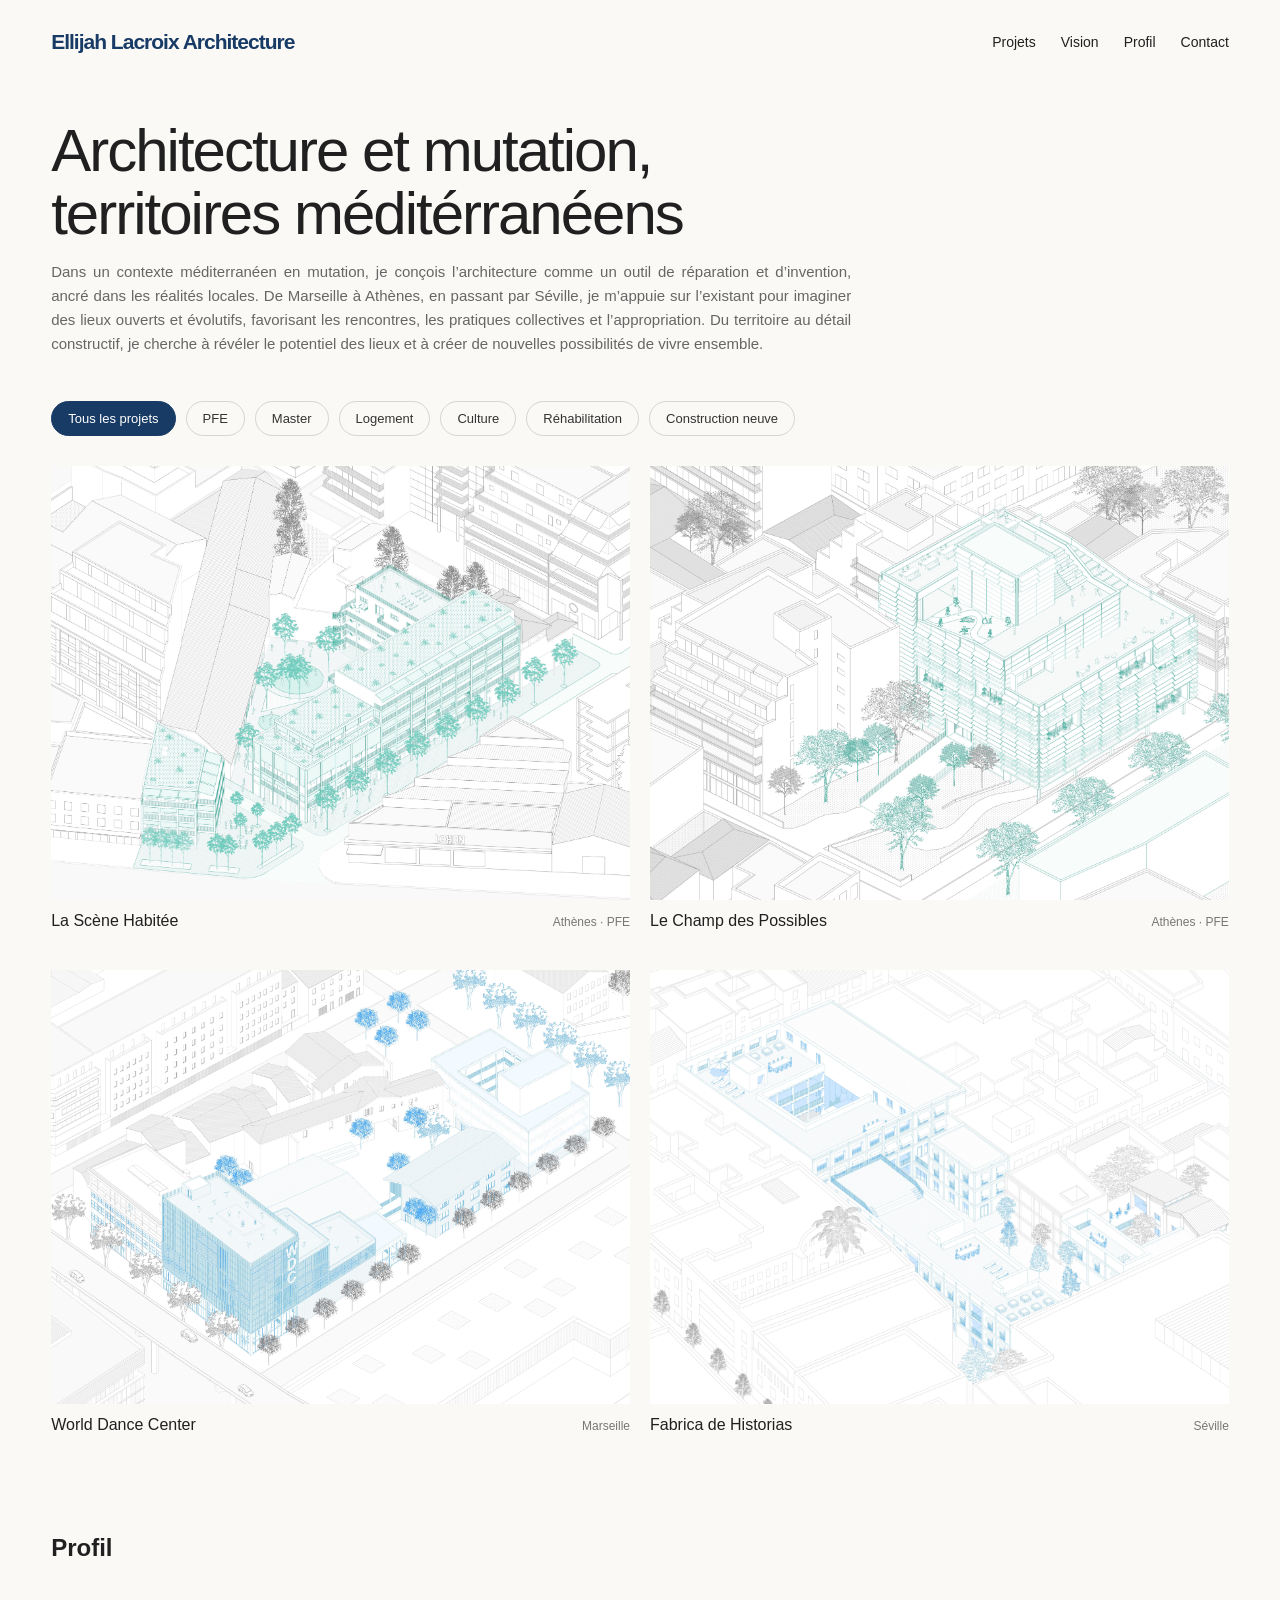
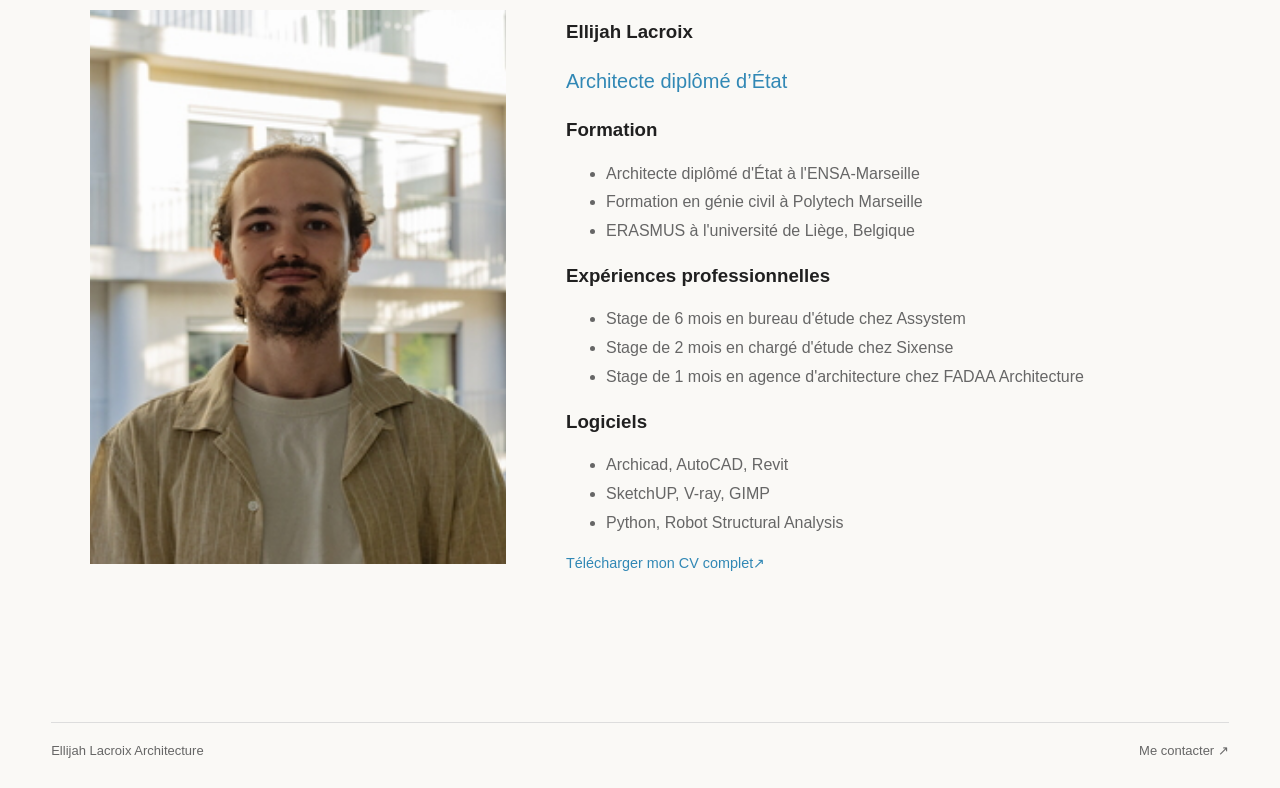
<file: index.html>
<!DOCTYPE html>
<html lang="fr">
<head>
  <meta charset="UTF-8">
  <meta name="viewport" content="width=device-width, initial-scale=1.0">

  <title>Portfolio — Architecture</title>
  <link rel="stylesheet" href="style.css">
  
</head>

<body>

  <!-- MENU -->
  <header>
    <a href="#" class="logo">Ellijah Lacroix Architecture</a>

    <nav>
      <a href="#projets">Projets</a>
      <a href="#vision">Vision</a>
      <a href="#apropos">Profil</a>
      <a href="#contact">Contact</a>
    </nav>
  </header>

  <!-- INTRODUCTION -->
  <section class="introduction" id="vision">
    <h1>Architecture et mutation,<br>territoires méditérranéens</h1>

    <p>
      Dans un contexte méditerranéen en mutation, je conçois l’architecture comme un outil de réparation et d’invention, ancré dans les réalités locales. De Marseille à Athènes, en passant par Séville, je m’appuie sur l’existant pour imaginer des lieux ouverts et évolutifs, favorisant les rencontres, les pratiques collectives et l’appropriation. Du territoire au détail constructif, je cherche à révéler le potentiel des lieux et à créer de nouvelles possibilités de vivre ensemble.
    </p>

  </section>

  <!-- FILTRES -->
  <section id="projets">

    <div class="filtres">
      <button class="filtre actif" data-filtre="tous">
        Tous les projets
      </button>

      <button class="filtre" data-filtre="pfe">
        PFE
      </button>

      <button class="filtre" data-filtre="master">
        Master
      </button>

      <button class="filtre" data-filtre="logement">
        Logement
      </button>

      <button class="filtre" data-filtre="culture">
        Culture
      </button>

      <button class="filtre" data-filtre="réhabilitation">
        Réhabilitation
      </button>

      <button class="filtre" data-filtre="construction">
        Construction neuve
      </button>
    </div>

    <!-- PROJETS -->
    <div class="projets">

      <article class="projet" data-categories="pfe logement culture construction">
        <a href="projet-scene.html">
          <img
            class="image-projet"
            src="images/scene.jpg"
            alt="Projet architectural à Athènes"
          >
          <div class="informations">
            <h2>La Scène Habitée</h2>
            <p>Athènes · PFE</p>
          </div>
        </a>
      </article>

      <article class="projet" data-categories="pfe culture construction">
        <a href="projet-champ.html">
          <img
            class="image-projet"
            src="images/champ.jpg"
            alt="Projet architectural à Athènes"
          >
          <div class="informations">
            <h2>Le Champ des Possibles</h2>
            <p>Athènes · PFE</p>
          </div>
        </a>
      </article>

      <article class="projet" data-categories="master culture réhabilitation construction">
        <a href="projet-danse.html">
          <img
            class="image-projet"
            src="images/danse.jpg"
            alt="Centre de danse"
          >
          <div class="informations">
            <h2>World Dance Center</h2>
            <p>Marseille</p>
          </div>
        </a>
      </article>

      <article class="projet" data-categories="master logement culture construction">
        <a href="projet-seville.html">
          <img
            class="image-projet"
            src="images/seville.jpg"
            alt="Transformation architecturale à Séville"
          >
          <div class="informations">
            <h2>Fabrica de Historias</h2>
            <p>Séville</p>
          </div>
        </a>
      </article>

    </div>
  </section>

  <!-- A PROPOS -->
  <section id="apropos" class="about">
    <h2>Profil</h2>

    <div class="about-content">
        <div class="about-photo">
            <img src="images/portrait.jpg" alt="Portrait d'Ellijah Lacroix">
        </div>

        <div class="about-text">
            <h3>Ellijah Lacroix</h3>
            <p class="about-role">Architecte diplômé d’État</p>
            <h3>Formation</h3>
            <ul>
              <li>Architecte diplômé d'État à l'ENSA-Marseille</li>
              <li>Formation en génie civil à Polytech Marseille</li>
              <li>ERASMUS à l'université de Liège, Belgique</li>
            </ul>

            <h3>Expériences professionnelles</h3>
            <ul>
              <li>Stage de 6 mois en bureau d'étude chez Assystem</li>
              <li>Stage de 2 mois en chargé d'étude chez Sixense</li>
              <li>Stage de 1 mois en agence d'architecture chez FADAA Architecture</li>
            </ul>

            <h3>Logiciels</h3>
            <ul>
              <li>Archicad, AutoCAD, Revit</li>
              <li>SketchUP, V-ray, GIMP</li>
              <li>Python, Robot Structural Analysis</li>
            </ul>

            </ul>


            <a href="documents/CV_Ellijah_Lacroix.pdf" download class="about-skills">
                Télécharger mon CV complet↗
            </a>
        </div>
    </div>
  </section>

  <!-- CONTACT -->
  <footer id="contact">
    <span>Ellijah Lacroix Architecture</span>
    <a href="mailto:lacroix.ellijah@gmail.com">Me contacter ↗</a>
  </footer>

  <!-- FILTRAGE DES PROJETS -->
  <script>
    const boutons = document.querySelectorAll(".filtre");
    const projets = document.querySelectorAll(".projet");

    boutons.forEach((bouton) => {
      bouton.addEventListener("click", () => {
        const filtre = bouton.dataset.filtre;

        boutons.forEach((b) => b.classList.remove("actif"));
        bouton.classList.add("actif");

        projets.forEach((projet) => {
          const categories = projet.dataset.categories.split(" ");

          projet.hidden =
            filtre !== "tous" && !categories.includes(filtre);
        });
      });
    });
  </script>

</body>
</html>
</file>
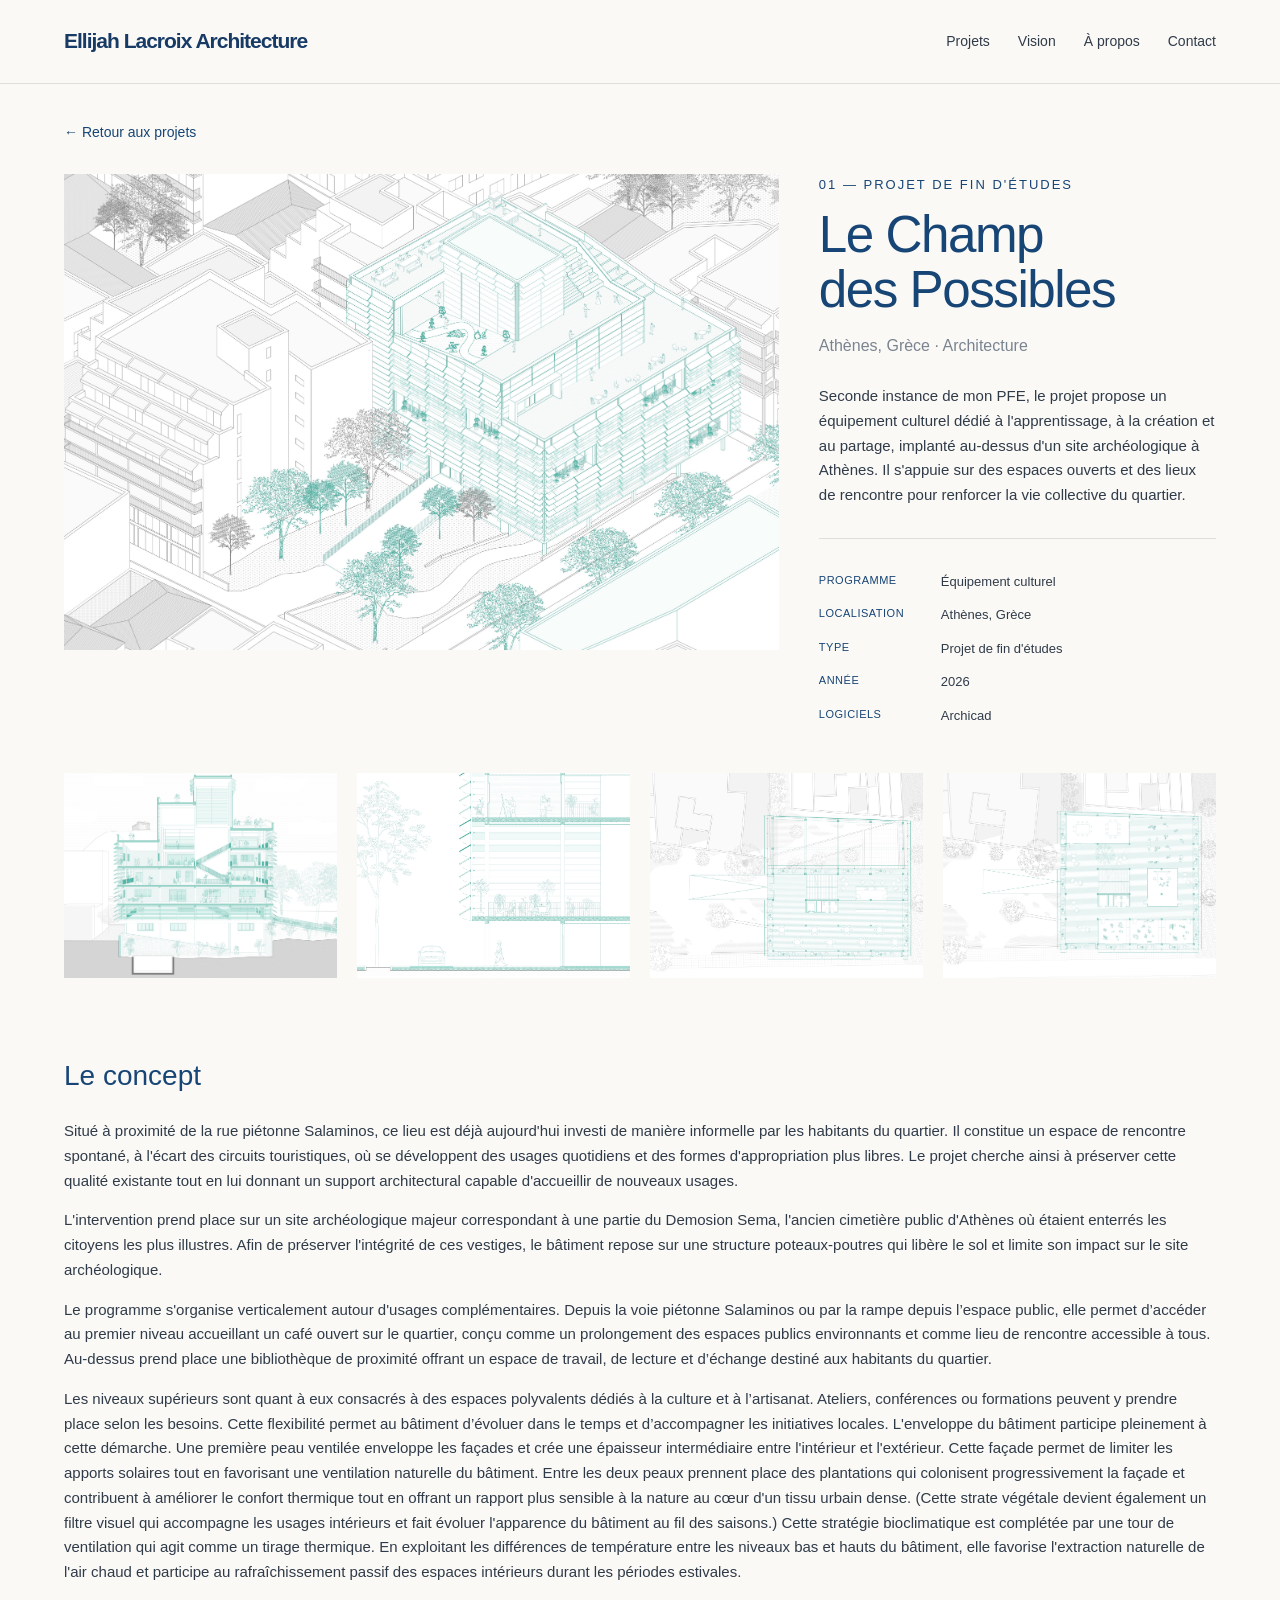
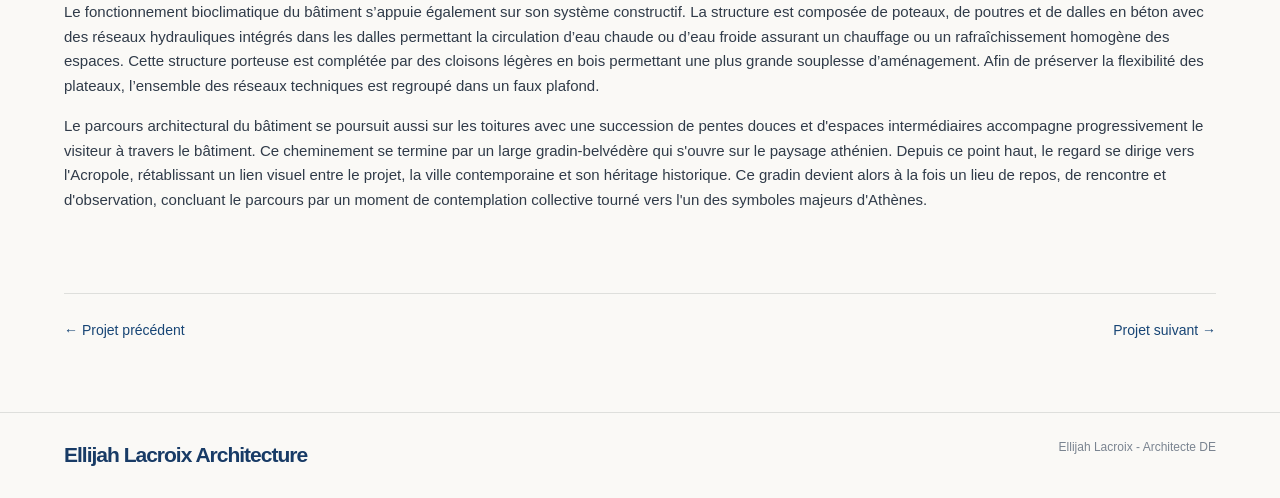
<file: projet-champ.html>
<!DOCTYPE html>
<html lang="fr">
<head>
  <meta charset="UTF-8">
  <meta name="viewport" content="width=device-width, initial-scale=1.0">

  <title>Le Champ des Possibles — Portfolio</title>
  <meta name="description" content="Découvrir le projet architectural Le Champ des Possibles à Athènes.">
  <link rel="stylesheet" href="projet.css">

</head>

<body>

  <header>
    <a class="logo" href="index.html">Ellijah Lacroix Architecture</a>

    <nav aria-label="Navigation principale">
      <a href="index.html#projets">Projets</a>
      <a href="index.html#vision">Vision</a>
      <a href="index.html#apropos">À propos</a>
      <a href="index.html#contact">Contact</a>
    </nav>
  </header>

  <main>

    <a class="back-link" href="index.html#projets">
      ← Retour aux projets
    </a>

    <section class="project-intro">

      <div class="hero-image">
        <img
          src="images/champ-hero.jpg"
          alt="Vue générale du projet architectural"
        >
      </div>

      <div class="project-info">

        <div class="project-number">01 — PROJET DE FIN D'ÉTUDES</div>

        <h1>Le Champ<br>des Possibles</h1>

        <p class="subtitle">
          Athènes, Grèce · Architecture
        </p>

        <p class="description">
          Seconde instance de mon PFE, le projet propose un équipement culturel dédié à l'apprentissage, à la création et au partage, implanté au-dessus d'un site archéologique à Athènes. Il s'appuie sur des espaces ouverts et des lieux de rencontre pour renforcer la vie collective du quartier.
        </p>

        <div class="details">

          <div class="detail">
            <span class="detail-label">Programme</span>
            <span>Équipement culturel</span>
          </div>

          <div class="detail">
            <span class="detail-label">Localisation</span>
            <span>Athènes, Grèce</span>
          </div>

          <div class="detail">
            <span class="detail-label">Type</span>
            <span>Projet de fin d'études</span>
          </div>

          <div class="detail">
            <span class="detail-label">Année</span>
            <span>2026</span>
          </div>

          <div class="detail">
            <span class="detail-label">Logiciels</span>
            <span>Archicad</span>
          </div>

        </div>
      </div>
    </section>

    <section class="gallery" aria-label="Galerie du projet">

      <div class="gallery-item">
        <img src="images/champ-01.jpg" alt="Vue extérieure du projet" loading="lazy">
      </div>

      <div class="gallery-item">
        <img src="images/champ-02.jpg" alt="Vue intérieure du projet" loading="lazy">
      </div>

      <div class="gallery-item">
        <img src="images/champ-03.jpg" alt="Plan masse du projet" loading="lazy">
      </div>

      <div class="gallery-item">
        <img src="images/champ-04.jpg" alt="Détail architectural" loading="lazy">
      </div>

    </section>

    <section class="project-text">

      <div>
        <h2>Le concept</h2>

        <p>
          Situé à proximité de la rue piétonne Salaminos, ce lieu est déjà aujourd'hui investi de manière informelle par les habitants du quartier. Il constitue un espace de rencontre spontané, à l'écart des circuits touristiques, où se développent des usages quotidiens et des formes d'appropriation plus libres. Le projet cherche ainsi à préserver cette qualité existante tout en lui donnant un support architectural capable d'accueillir de nouveaux usages.
        </p>
        <p>
          L'intervention prend place sur un site archéologique majeur correspondant à une partie du Demosion Sema, l'ancien cimetière public d'Athènes où étaient enterrés les citoyens les plus illustres. Afin de préserver l'intégrité de ces vestiges, le bâtiment repose sur une structure poteaux-poutres qui libère le sol et limite son impact sur le site archéologique.
        </p>
        <p>
          Le programme s'organise verticalement autour d'usages complémentaires. Depuis la voie piétonne Salaminos ou par la rampe depuis l’espace public, elle permet d’accéder au premier niveau accueillant un café ouvert sur le quartier, conçu comme un prolongement des espaces publics environnants et comme lieu de rencontre accessible à tous. Au-dessus prend place une bibliothèque de proximité offrant un espace de travail, de lecture et d’échange destiné aux habitants du quartier.
        </p>
        <p>
          Les niveaux supérieurs sont quant à eux consacrés à des espaces polyvalents dédiés à la culture et à l’artisanat. Ateliers, conférences ou formations peuvent y prendre place selon les besoins. Cette flexibilité permet au bâtiment d’évoluer dans le temps et d’accompagner les initiatives locales.
          L'enveloppe du bâtiment participe pleinement à cette démarche. Une première peau ventilée enveloppe les façades et crée une épaisseur intermédiaire entre l'intérieur et l'extérieur. Cette façade permet de limiter les apports solaires tout en favorisant une ventilation naturelle du bâtiment. Entre les deux peaux prennent place des plantations qui colonisent progressivement la façade et contribuent à améliorer le confort thermique tout en offrant un rapport plus sensible à la nature au cœur d'un tissu urbain dense. (Cette strate végétale devient également un filtre visuel qui accompagne les usages intérieurs et fait évoluer l'apparence du bâtiment au fil des saisons.) Cette stratégie bioclimatique est complétée par une tour de ventilation qui agit comme un tirage thermique. En exploitant les différences de température entre les niveaux bas et hauts du bâtiment, elle favorise l'extraction naturelle de l'air chaud et participe au rafraîchissement passif des espaces intérieurs durant les périodes estivales.
        </p>
        <p>
          Le fonctionnement bioclimatique du bâtiment s’appuie également sur son système constructif. La structure est composée de poteaux, de poutres et de dalles en béton avec des réseaux hydrauliques intégrés dans les dalles permettant la circulation d’eau chaude ou d’eau froide assurant un chauffage ou un rafraîchissement homogène des espaces. Cette structure porteuse est complétée par des cloisons légères en bois permettant une plus grande souplesse d’aménagement. Afin de préserver la flexibilité des plateaux, l’ensemble des réseaux techniques est regroupé dans un faux plafond.
        </p>
        <p>
          Le parcours architectural du bâtiment se poursuit aussi sur les toitures avec une succession de pentes douces et d'espaces intermédiaires accompagne progressivement le visiteur à travers le bâtiment. Ce cheminement se termine par un large gradin-belvédère qui s'ouvre sur le paysage athénien. Depuis ce point haut, le regard se dirige vers l'Acropole, rétablissant un lien visuel entre le projet, la ville contemporaine et son héritage historique. Ce gradin devient alors à la fois un lieu de repos, de rencontre et d'observation, concluant le parcours par un moment de contemplation collective tourné vers l'un des symboles majeurs d'Athènes.
        </p>
      </div>

    </section>

    <nav class="project-nav" aria-label="Navigation entre projets">
      <a href="projet-scene.html">← Projet précédent</a>
      <a href="projet-danse.html">Projet suivant →</a>
    </nav>

  </main>

  <footer>
    <a class="logo" href="index.html">Ellijah Lacroix Architecture</a>
    <span>Ellijah Lacroix - Architecte DE</span>
  </footer>

</body>
</html>
</file>
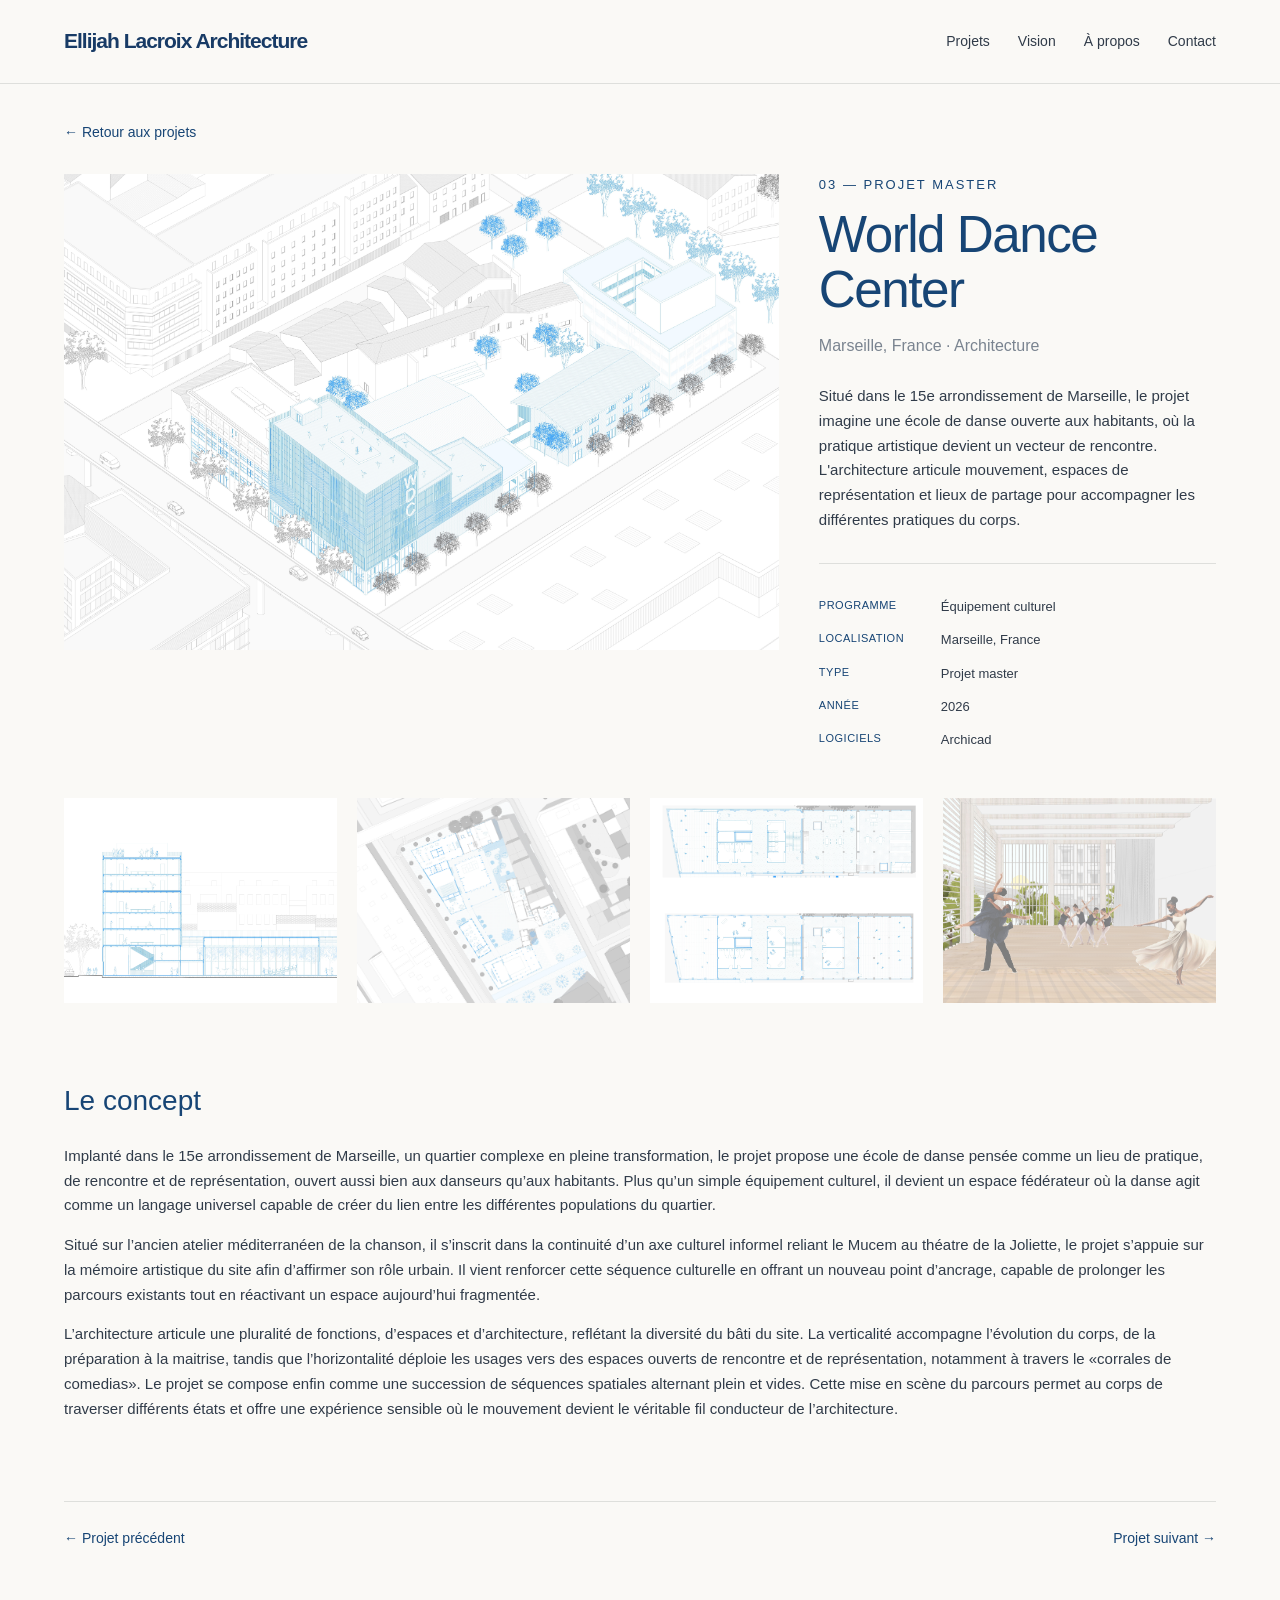
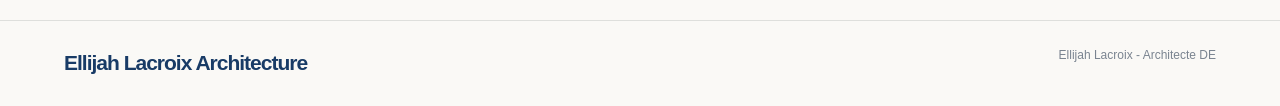
<file: projet-danse.html>
<!DOCTYPE html>
<html lang="fr">
<head>
  <meta charset="UTF-8">
  <meta name="viewport" content="width=device-width, initial-scale=1.0">

  <title>World dance center — Portfolio</title>
  <meta name="description" content="Découvrir le projet architectural World Dance center à Marseille.">
  <link rel="stylesheet" href="projet.css">

</head>

<body>

  <header>
    <a class="logo" href="index.html">Ellijah Lacroix Architecture</a>

    <nav aria-label="Navigation principale">
      <a href="index.html#projets">Projets</a>
      <a href="index.html#vision">Vision</a>
      <a href="index.html#apropos">À propos</a>
      <a href="index.html#contact">Contact</a>
    </nav>
  </header>

  <main>

    <a class="back-link" href="index.html#projets">
      ← Retour aux projets
    </a>

    <section class="project-intro">

      <div class="hero-image">
        <img
          src="images/danse-hero.jpg"
          alt="Vue générale du projet architectural"
        >
      </div>

      <div class="project-info">

        <div class="project-number">03 — PROJET MASTER</div>

        <h1>World Dance<br>Center</h1>

        <p class="subtitle">
          Marseille, France · Architecture
        </p>

        <p class="description">
          Situé dans le 15e arrondissement de Marseille, le projet imagine une école de danse ouverte aux habitants, où la pratique artistique devient un vecteur de rencontre. L'architecture articule mouvement, espaces de représentation et lieux de partage pour accompagner les différentes pratiques du corps.
        </p>

        <div class="details">

          <div class="detail">
            <span class="detail-label">Programme</span>
            <span>Équipement culturel</span>
          </div>

          <div class="detail">
            <span class="detail-label">Localisation</span>
            <span>Marseille, France</span>
          </div>

          <div class="detail">
            <span class="detail-label">Type</span>
            <span>Projet master</span>
          </div>

          <div class="detail">
            <span class="detail-label">Année</span>
            <span>2026</span>
          </div>

          <div class="detail">
            <span class="detail-label">Logiciels</span>
            <span>Archicad</span>
          </div>

        </div>
      </div>
    </section>

    <section class="gallery" aria-label="Galerie du projet">

      <div class="gallery-item">
        <img src="images/danse-01.jpg" alt="Vue extérieure du projet" loading="lazy">
      </div>

      <div class="gallery-item">
        <img src="images/danse-02.jpg" alt="Vue intérieure du projet" loading="lazy">
      </div>

      <div class="gallery-item">
        <img src="images/danse-03.jpg" alt="Plan masse du projet" loading="lazy">
      </div>

      <div class="gallery-item">
        <img src="images/danse-04.jpg" alt="Détail architectural" loading="lazy">
      </div>

    </section>

    <section class="project-text">

      <div>
        <h2>Le concept</h2>

        <p>
         Implanté dans le 15e arrondissement de Marseille, un quartier complexe en pleine transformation, le projet propose une école de danse pensée comme un lieu de pratique, de rencontre et de représentation, ouvert aussi bien aux danseurs qu’aux habitants. Plus qu’un simple équipement culturel, il devient un espace fédérateur où la danse agit comme un langage universel capable de créer du lien entre les différentes populations du quartier.
        </p>
        <p>
         Situé sur l’ancien atelier méditerranéen de la chanson, il s’inscrit dans la continuité d’un axe culturel informel reliant le Mucem au théatre de la Joliette, le projet s’appuie sur la mémoire artistique du site afin d’affirmer son rôle urbain. Il vient renforcer cette séquence culturelle en offrant un nouveau point d’ancrage, capable de prolonger les parcours existants tout en réactivant un espace aujourd’hui fragmentée.
        </p>
        <p>
         L’architecture articule une pluralité de fonctions, d’espaces et d’architecture, reflétant la diversité du bâti du site. La verticalité accompagne l’évolution du corps, de la préparation à la maitrise, tandis que l’horizontalité déploie les usages vers des espaces ouverts de rencontre et de représentation, notamment à travers le «corrales de comedias». Le projet se compose enfin comme une succession de séquences spatiales alternant plein et vides. Cette mise en scène du parcours permet au corps de traverser différents états et offre une expérience sensible où le mouvement devient le véritable fil conducteur de l’architecture.
        </p>
      </div>

    </section>

    <nav class="project-nav" aria-label="Navigation entre projets">
      <a href="projet-champ.html">← Projet précédent</a>
      <a href="projet-seville.html">Projet suivant →</a>
    </nav>

  </main>

  <footer>
    <a class="logo" href="index.html">Ellijah Lacroix Architecture</a>
    <span>Ellijah Lacroix - Architecte DE</span>
  </footer>

</body>
</html>
</file>
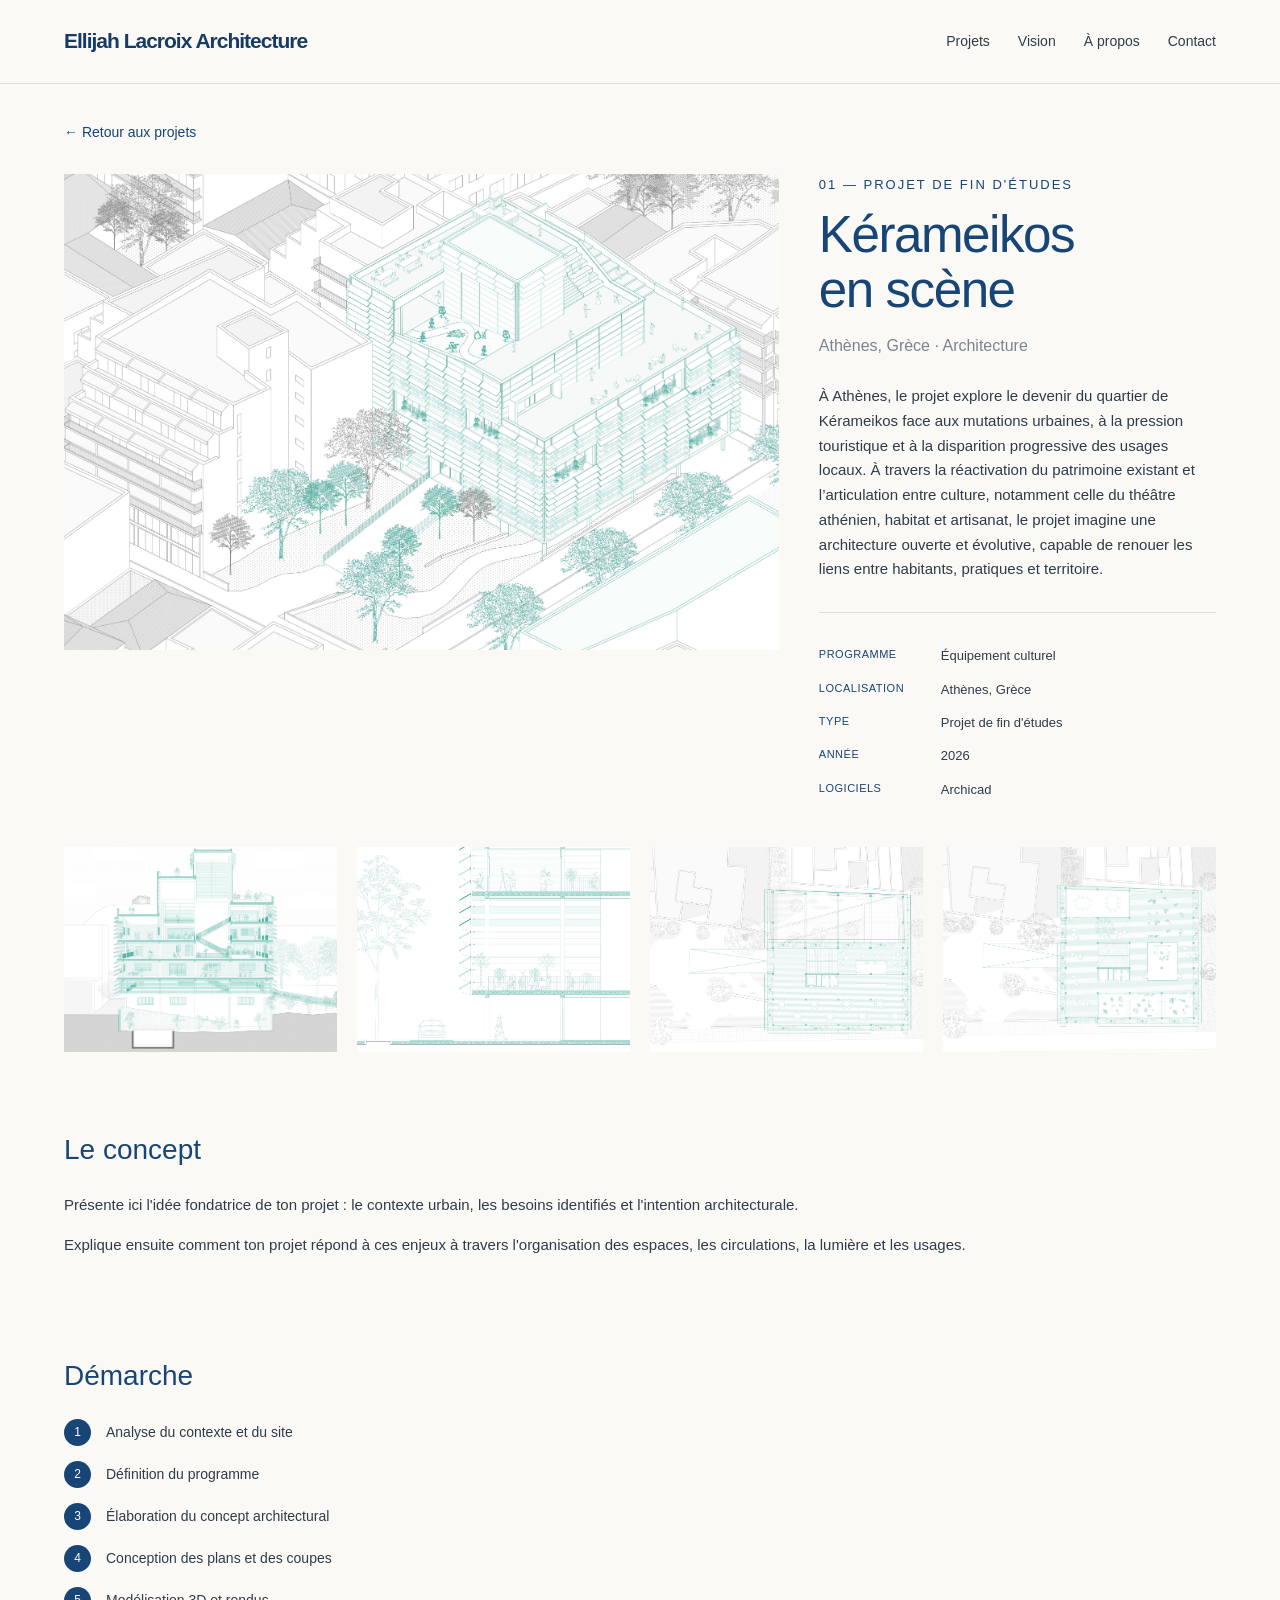
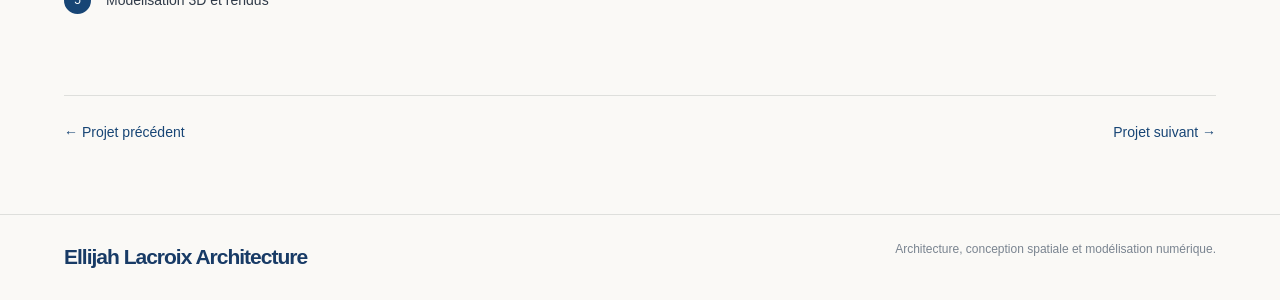
<file: projet-pfe.html>
<!DOCTYPE html>
<html lang="fr">
<head>
  <meta charset="UTF-8">
  <meta name="viewport" content="width=device-width, initial-scale=1.0">

  <title>Le Champ des Possibles — Portfolio</title>
  <meta name="description" content="Découvrir le projet architectural Le Champ des Possibles à Athènes.">
  <link rel="stylesheet" href="projet.css">

</head>

<body>

  <header>
    <a class="logo" href="index.html">Ellijah Lacroix Architecture</a>

    <nav aria-label="Navigation principale">
      <a href="index.html#projets">Projets</a>
      <a href="index.html#vision">Vision</a>
      <a href="index.html#apropos">À propos</a>
      <a href="index.html#contact">Contact</a>
    </nav>
  </header>

  <main>

    <a class="back-link" href="index.html#projets">
      ← Retour aux projets
    </a>

    <section class="project-intro">

      <div class="hero-image">
        <img
          src="images/champ-hero.jpg"
          alt="Vue générale du projet architectural"
        >
      </div>

      <div class="project-info">

        <div class="project-number">01 — PROJET DE FIN D'ÉTUDES</div>

        <h1>Kérameikos<br>en scène</h1>

        <p class="subtitle">
          Athènes, Grèce · Architecture
        </p>

        <p class="description">
          À Athènes, le projet explore le devenir du quartier de Kérameikos face aux mutations urbaines, à la pression touristique et à la disparition progressive des usages locaux. À travers la réactivation du patrimoine existant et l’articulation entre culture, notamment celle du théâtre athénien, habitat et artisanat, le projet imagine une architecture ouverte et évolutive, capable de renouer les liens entre habitants, pratiques et territoire.
        </p>

        <div class="details">

          <div class="detail">
            <span class="detail-label">Programme</span>
            <span>Équipement culturel</span>
          </div>

          <div class="detail">
            <span class="detail-label">Localisation</span>
            <span>Athènes, Grèce</span>
          </div>

          <div class="detail">
            <span class="detail-label">Type</span>
            <span>Projet de fin d'études</span>
          </div>

          <div class="detail">
            <span class="detail-label">Année</span>
            <span>2026</span>
          </div>

          <div class="detail">
            <span class="detail-label">Logiciels</span>
            <span>Archicad</span>
          </div>

        </div>
      </div>
    </section>

    <section class="gallery" aria-label="Galerie du projet">

      <div class="gallery-item">
        <img src="images/champ-01.jpg" alt="Vue extérieure du projet" loading="lazy">
      </div>

      <div class="gallery-item">
        <img src="images/champ-02.jpg" alt="Vue intérieure du projet" loading="lazy">
      </div>

      <div class="gallery-item">
        <img src="images/champ-03.jpg" alt="Plan masse du projet" loading="lazy">
      </div>

      <div class="gallery-item">
        <img src="images/champ-04.jpg" alt="Détail architectural" loading="lazy">
      </div>

    </section>

    <section class="project-text">

      <div>
        <h2>Le concept</h2>

        <p>
          Présente ici l'idée fondatrice de ton projet :
          le contexte urbain, les besoins identifiés et
          l'intention architecturale.
        </p>

        <p>
          Explique ensuite comment ton projet répond à ces
          enjeux à travers l'organisation des espaces,
          les circulations, la lumière et les usages.
        </p>
      </div>

      <div>
        <h2>Démarche</h2>

        <ol class="steps">
          <li>
            <span class="step-number">1</span>
            Analyse du contexte et du site
          </li>

          <li>
            <span class="step-number">2</span>
            Définition du programme
          </li>

          <li>
            <span class="step-number">3</span>
            Élaboration du concept architectural
          </li>

          <li>
            <span class="step-number">4</span>
            Conception des plans et des coupes
          </li>

          <li>
            <span class="step-number">5</span>
            Modélisation 3D et rendus
          </li>
        </ol>
      </div>

    </section>

    <nav class="project-nav" aria-label="Navigation entre projets">
      <a href="index.html#projets">← Projet précédent</a>
      <a href="index.html#projets">Projet suivant →</a>
    </nav>

  </main>

  <footer>
    <a class="logo" href="index.html">Ellijah Lacroix Architecture</a>
    <span>Architecture, conception spatiale et modélisation numérique.</span>
  </footer>

</body>
</html>
</file>
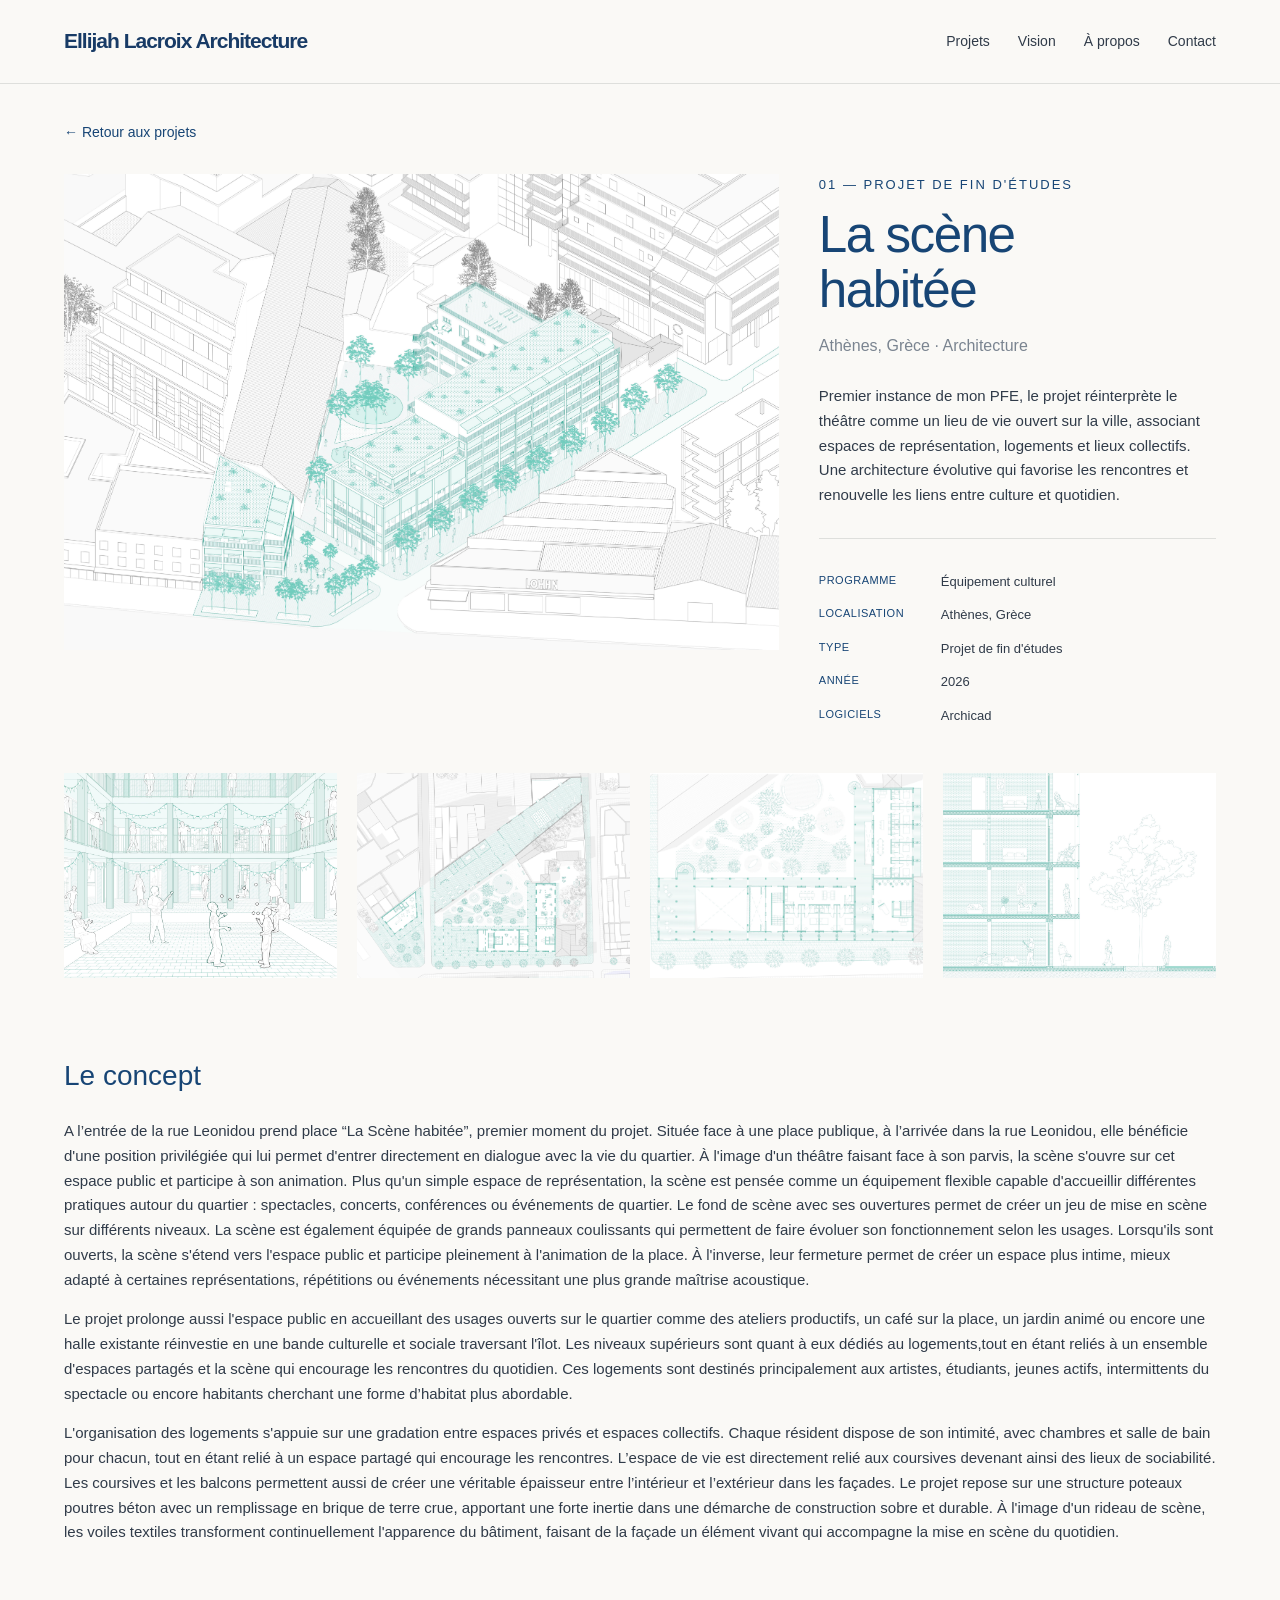
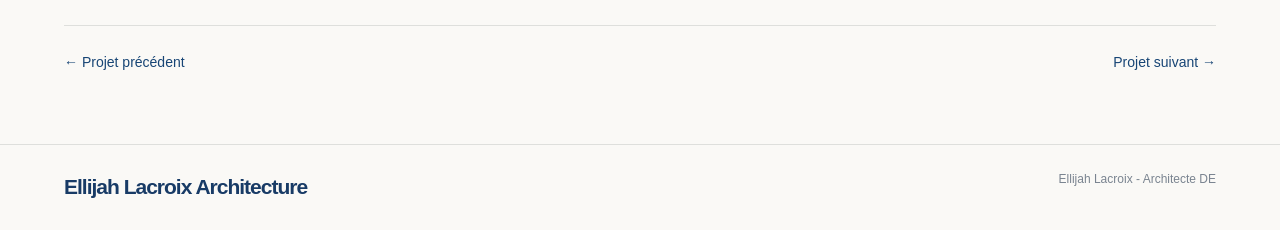
<file: projet-scene.html>
<!DOCTYPE html>
<html lang="fr">
<head>
  <meta charset="UTF-8">
  <meta name="viewport" content="width=device-width, initial-scale=1.0">

  <title>La scène habitée — Portfolio</title>
  <meta name="description" content="Découvrir le projet architectural La Scène habitée à Athènes.">
  <link rel="stylesheet" href="projet.css">

</head>

<body>

  <header>
    <a class="logo" href="index.html">Ellijah Lacroix Architecture</a>

    <nav aria-label="Navigation principale">
      <a href="index.html#projets">Projets</a>
      <a href="index.html#vision">Vision</a>
      <a href="index.html#apropos">À propos</a>
      <a href="index.html#contact">Contact</a>
    </nav>
  </header>

  <main>

    <a class="back-link" href="index.html#projets">
      ← Retour aux projets
    </a>

    <section class="project-intro">

      <div class="hero-image">
        <img
          src="images/scene-hero.jpg"
          alt="Vue générale du projet architectural"
        >
      </div>

      <div class="project-info">

        <div class="project-number">01 — PROJET DE FIN D'ÉTUDES</div>

        <h1>La scène<br>habitée</h1>

        <p class="subtitle">
          Athènes, Grèce · Architecture
        </p>

        <p class="description">
          Premier instance de mon PFE, le projet réinterprète le théâtre comme un lieu de vie ouvert sur la ville, associant espaces de représentation, logements et lieux collectifs. Une architecture évolutive qui favorise les rencontres et renouvelle les liens entre culture et quotidien.
        </p>

        <div class="details">

          <div class="detail">
            <span class="detail-label">Programme</span>
            <span>Équipement culturel</span>
          </div>

          <div class="detail">
            <span class="detail-label">Localisation</span>
            <span>Athènes, Grèce</span>
          </div>

          <div class="detail">
            <span class="detail-label">Type</span>
            <span>Projet de fin d'études</span>
          </div>

          <div class="detail">
            <span class="detail-label">Année</span>
            <span>2026</span>
          </div>

          <div class="detail">
            <span class="detail-label">Logiciels</span>
            <span>Archicad</span>
          </div>

        </div>
      </div>
    </section>

    <section class="gallery" aria-label="Galerie du projet">

      <div class="gallery-item">
        <img src="images/scene-01.jpg" alt="Vue extérieure du projet" loading="lazy">
      </div>

      <div class="gallery-item">
        <img src="images/scene-02.jpg" alt="Vue intérieure du projet" loading="lazy">
      </div>

      <div class="gallery-item">
        <img src="images/scene-03.jpg" alt="Plan masse du projet" loading="lazy">
      </div>

      <div class="gallery-item">
        <img src="images/scene-04.jpg" alt="Détail architectural" loading="lazy">
      </div>

    </section>

    <section class="project-text">

      <div>
        <h2>Le concept</h2>

        <p>
          A l’entrée de la rue Leonidou prend place “La Scène habitée”, premier moment du projet. Située face à une place publique, à l’arrivée dans la rue Leonidou, elle bénéficie d'une position privilégiée qui lui permet d'entrer directement en dialogue avec la vie du quartier. À l'image d'un théâtre faisant face à son parvis, la scène s'ouvre sur cet espace public et participe à son animation. Plus qu'un simple espace de représentation, la scène est pensée comme un équipement flexible capable d'accueillir différentes pratiques autour du quartier : spectacles, concerts, conférences ou événements de quartier. Le fond de scène avec ses ouvertures permet de créer un jeu de mise en scène sur différents niveaux. La scène est également équipée de grands panneaux coulissants qui permettent de faire évoluer son fonctionnement selon les usages. Lorsqu'ils sont ouverts, la scène s'étend vers l'espace public et participe pleinement à l'animation de la place. À l'inverse, leur fermeture permet de créer un espace plus intime, mieux adapté à certaines représentations, répétitions ou événements nécessitant une plus grande maîtrise acoustique.
        </p>
        <p>  
          Le projet prolonge aussi l'espace public en accueillant des usages ouverts sur le quartier comme des ateliers productifs, un café sur la place, un jardin animé ou encore une halle existante réinvestie en une bande culturelle et sociale traversant l'îlot. 
          Les niveaux supérieurs sont quant à eux dédiés au logements,tout en étant reliés à un ensemble d'espaces partagés et la scène qui encourage les rencontres du quotidien.  Ces logements sont destinés principalement aux artistes, étudiants, jeunes actifs, intermittents du spectacle ou encore habitants cherchant une forme d’habitat plus abordable.
        </p>
        <p>
          L'organisation des logements s'appuie sur une gradation entre espaces privés et espaces collectifs. Chaque résident dispose de son intimité, avec chambres et salle de bain pour chacun, tout en étant relié à un espace partagé qui encourage les rencontres. L’espace de vie est directement relié aux coursives devenant ainsi des lieux de sociabilité.
          Les coursives et les balcons permettent aussi de créer une véritable épaisseur entre l’intérieur et l’extérieur dans les façades. Le projet repose sur une structure poteaux poutres béton avec un remplissage en brique de terre crue, apportant une forte inertie dans une démarche de construction sobre et durable. À l'image d'un rideau de scène, les voiles textiles transforment continuellement l'apparence du bâtiment, faisant de la façade un élément vivant qui accompagne la mise en scène du quotidien.
        </p>
      </div>

    </section>

    <nav class="project-nav" aria-label="Navigation entre projets">
      <a href="index.html#projets">← Projet précédent</a>
      <a href="projet-champ.html">Projet suivant →</a>
    </nav>

  </main>

  <footer>
    <a class="logo" href="index.html">Ellijah Lacroix Architecture</a>
    <span>Ellijah Lacroix - Architecte DE</span>
  </footer>

</body>
</html>
</file>
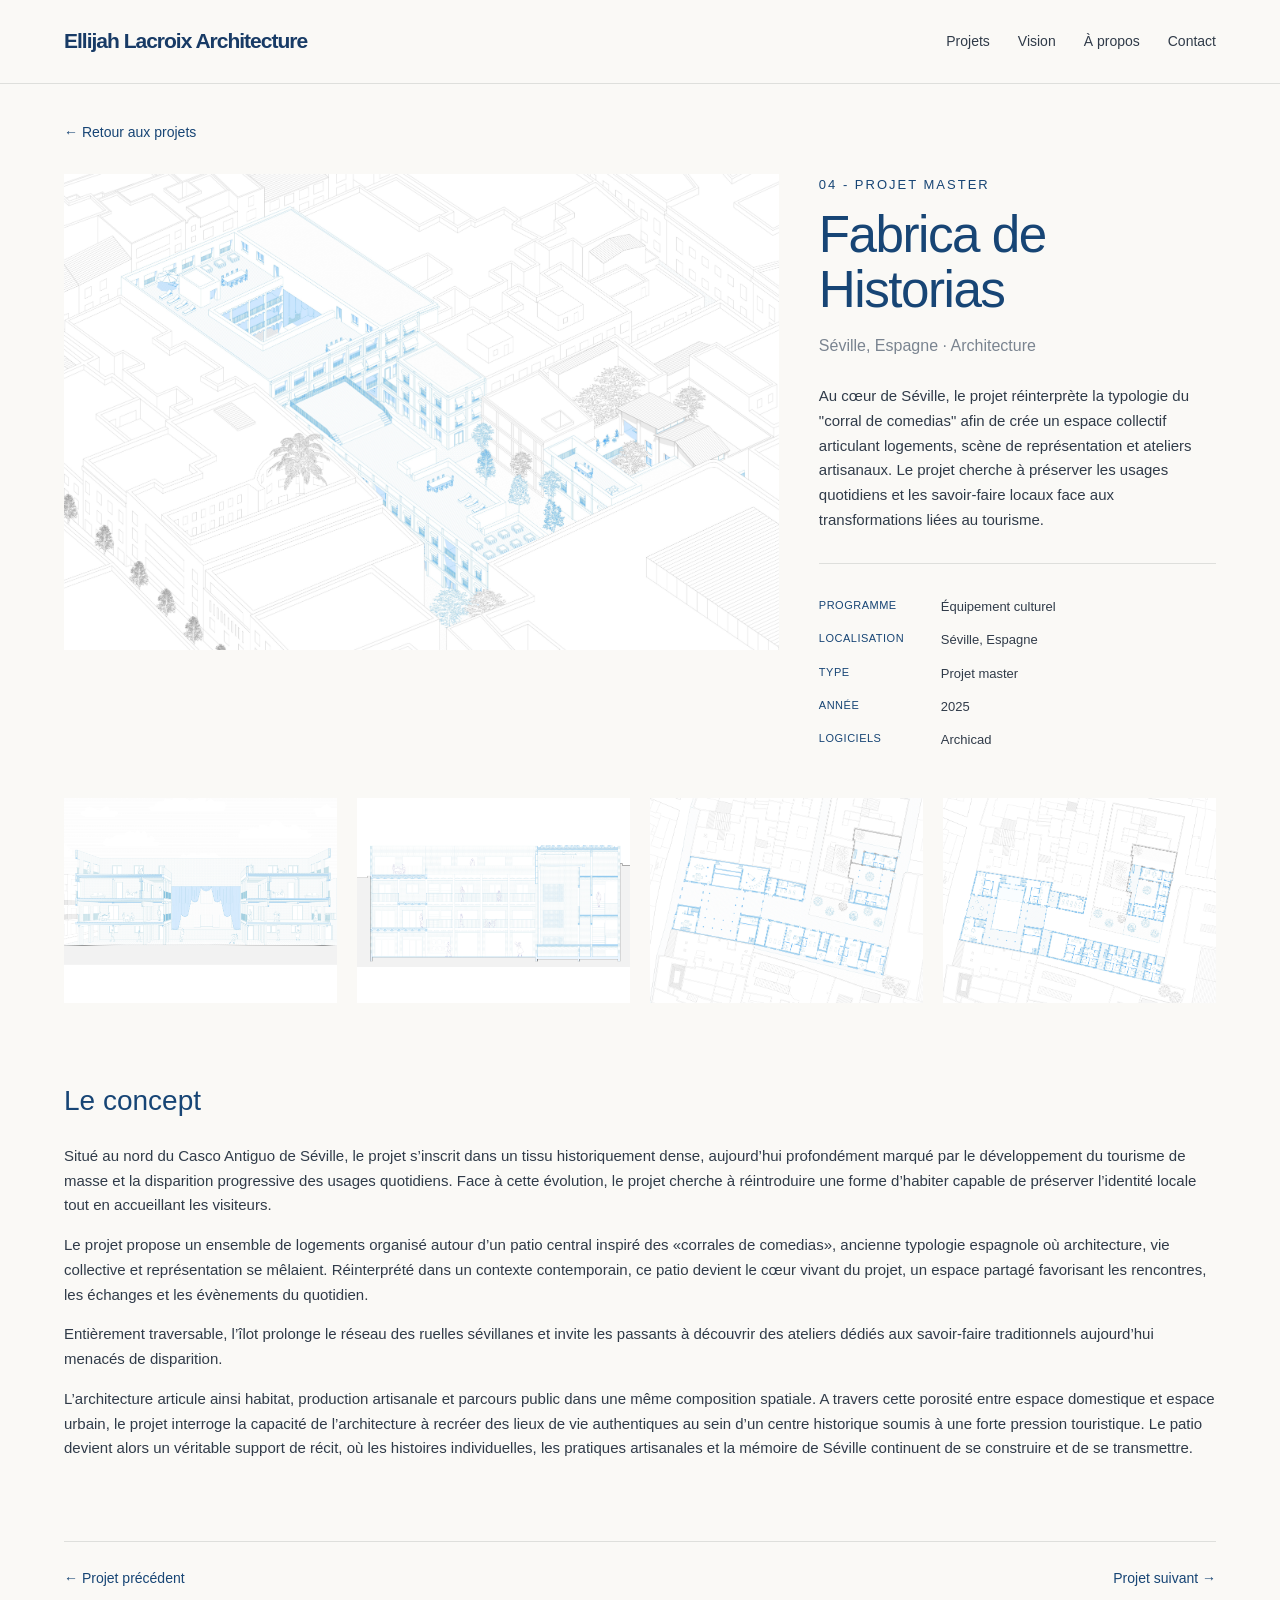
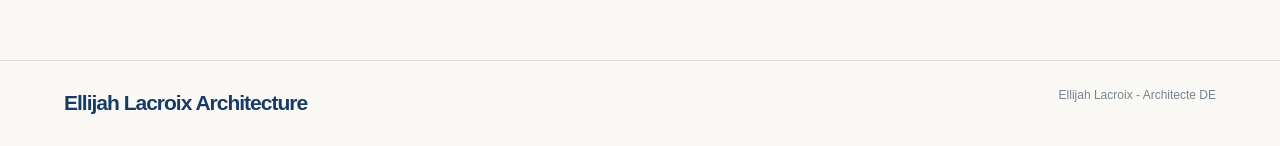
<file: projet-seville.html>
<!DOCTYPE html>
<html lang="fr">
<head>
  <meta charset="UTF-8">
  <meta name="viewport" content="width=device-width, initial-scale=1.0">

  <title>La scène habitée — Portfolio</title>
  <meta name="description" content="Découvrir le projet architectural Fabrica de Historias à Séville.">
  <link rel="stylesheet" href="projet.css">

</head>

<body>

  <header>
    <a class="logo" href="index.html">Ellijah Lacroix Architecture</a>

    <nav aria-label="Navigation principale">
      <a href="index.html#projets">Projets</a>
      <a href="index.html#vision">Vision</a>
      <a href="index.html#apropos">À propos</a>
      <a href="index.html#contact">Contact</a>
    </nav>
  </header>

  <main>

    <a class="back-link" href="index.html#projets">
      ← Retour aux projets
    </a>

    <section class="project-intro">

      <div class="hero-image">
        <img
          src="images/seville-hero.jpg"
          alt="Vue générale du projet architectural"
        >
      </div>

      <div class="project-info">

        <div class="project-number">04 - PROJET MASTER</div>

        <h1>Fabrica de<br>Historias</h1>

        <p class="subtitle">
          Séville, Espagne · Architecture
        </p>

        <p class="description">
          Au cœur de Séville, le projet réinterprète la typologie du "corral de comedias" afin de crée un espace collectif articulant logements, scène de représentation et ateliers artisanaux. Le projet cherche à préserver les usages quotidiens et les savoir-faire locaux face aux transformations liées au tourisme.
        </p>

        <div class="details">

          <div class="detail">
            <span class="detail-label">Programme</span>
            <span>Équipement culturel</span>
          </div>

          <div class="detail">
            <span class="detail-label">Localisation</span>
            <span>Séville, Espagne</span>
          </div>

          <div class="detail">
            <span class="detail-label">Type</span>
            <span>Projet master</span>
          </div>

          <div class="detail">
            <span class="detail-label">Année</span>
            <span>2025</span>
          </div>

          <div class="detail">
            <span class="detail-label">Logiciels</span>
            <span>Archicad</span>
          </div>

        </div>
      </div>
    </section>

    <section class="gallery" aria-label="Galerie du projet">

      <div class="gallery-item">
        <img src="images/seville-01.jpg" alt="Vue extérieure du projet" loading="lazy">
      </div>

      <div class="gallery-item">
        <img src="images/seville-02.jpg" alt="Vue intérieure du projet" loading="lazy">
      </div>

      <div class="gallery-item">
        <img src="images/seville-03.jpg" alt="Plan masse du projet" loading="lazy">
      </div>

      <div class="gallery-item">
        <img src="images/seville-04.jpg" alt="Détail architectural" loading="lazy">
      </div>

    </section>

    <section class="project-text">

      <div>
        <h2>Le concept</h2>

        <p>
          Situé au nord du Casco Antiguo de Séville, le projet s’inscrit dans un tissu historiquement dense, aujourd’hui profondément marqué par le développement du tourisme de masse et la disparition progressive des usages quotidiens. Face à cette évolution, le projet cherche à réintroduire une forme d’habiter capable de préserver l’identité locale tout en accueillant les visiteurs.
        </p>
        <p>
          Le projet propose un ensemble de logements organisé autour d’un patio central inspiré des «corrales de comedias», ancienne typologie espagnole où architecture, vie collective et représentation se mêlaient. Réinterprété dans un contexte contemporain, ce patio devient le cœur vivant du projet, un espace partagé favorisant les rencontres, les échanges et les évènements du quotidien.
        </p>
        <p>
          Entièrement traversable, l’îlot prolonge le réseau des ruelles sévillanes et invite les passants à découvrir des ateliers dédiés aux savoir-faire traditionnels aujourd’hui menacés de disparition.
        </p>
        <p>
          L’architecture articule ainsi habitat, production artisanale et parcours public dans une même composition spatiale. A travers cette porosité entre espace domestique et espace urbain, le projet interroge la capacité de l’architecture à recréer des lieux de vie authentiques au sein d’un centre historique soumis à une forte pression touristique. Le patio devient alors un véritable support de récit, où les histoires individuelles, les pratiques artisanales et la mémoire de Séville continuent de se construire et de se transmettre.        
        </p>

      </div>

    </section>

    <nav class="project-nav" aria-label="Navigation entre projets">
      <a href="projet-danse.html">← Projet précédent</a>
      <a href="index.html#projets">Projet suivant →</a>
    </nav>

  </main>

  <footer>
    <a class="logo" href="index.html">Ellijah Lacroix Architecture</a>
    <span>Ellijah Lacroix - Architecte DE</span>
  </footer>

</body>
</html>
</file>
<file: style.css>
/* REGLAGES GENERAUX */
    
    * {
      box-sizing: border-box;
    }

    body {
      margin: 0;
      padding: 30px 4%;
      background-color: #faf9f6;
      color: #202020;
      font-family: Arial, sans-serif;
    }

    a {
      color: inherit;
      text-decoration: none;
    }

    /* MENU PRINCIPAL */

    header {
      display: flex;
      justify-content: space-between;
      align-items: center;
      gap: 24px;
      margin-bottom: 65px;
    }

    .logo {
      font-size: 21px;
      font-weight: bold;
      letter-spacing: -1px;
      color: #183b66;
    }

    nav {
      display: flex;
      gap: 25px;
      flex-wrap: wrap;
    }

    nav a {
      font-size: 14px;
    }

    nav a:hover {
      color: #315e91;
    }

    /* INTRODUCTION */

    .introduction {
      margin-bottom: 45px;
    }

    .introduction h1 {
      font-size: clamp(34px, 5vw, 60px);
      font-weight: 400;
      letter-spacing: -2px;
      line-height: 1.05;
      margin: 0 0 15px;
    }

    .introduction p {
      font-size: 15px;
      line-height: 1.6;
      color: #666;
      max-width: 800px;
      text-align: justify;
    }

    /* FILTRES */

    .filtres {
      display: flex;
      flex-wrap: wrap;
      gap: 10px;
      margin-bottom: 30px;
    }

    .filtre {
      border: 1px solid #d5d5d5;
      border-radius: 30px;
      background: transparent;
      padding: 9px 16px;
      font-size: 13px;
      cursor: pointer;
      color: #333;
    }

    .filtre:hover,
    .filtre.actif {
      background-color: #183b66;
      color: white;
      border-color: #183b66;
    }

    /* GRILLE DES PROJETS */

    .projets {
      display: grid;
      grid-template-columns: repeat(2, minmax(0, 1fr));
      column-gap: 20px;
      row-gap: 40px;
    }

    .projet {
      min-width: 0;
    }

    .image-projet {
      display: block;
      width: 100%;
      aspect-ratio: 4 / 3;
      object-fit: contain;
      background-color: #e2e6eb;
      transition: opacity 0.25s;
    }

    .projet a:hover .image-projet {
      opacity: 0.8;
    }

    .informations {
      display: flex;
      justify-content: space-between;
      align-items: baseline;
      gap: 10px;
      margin-top: 12px;
    }

    .informations h2 {
      font-size: 16px;
      font-weight: 400;
      margin: 0;
    }

    .informations p {
      font-size: 12px;
      color: #777;
      margin: 0;
      text-align: right;
    }

    .projet[hidden] {
      display: none;
    }

    /* PIED DE PAGE */

    footer {
      border-top: 1px solid #ddd;
      margin-top: 70px;
      padding-top: 20px;
      display: flex;
      justify-content: space-between;
      gap: 20px;
      font-size: 13px;
      color: #666;
    }


    .about {
    padding: 80px 0%;
    }

    .about-content {
        display: grid;
        grid-template-columns: 0.8fr 1.2fr;
        gap: 60px;
        align-items: center;
        max-width: 1100px;
        margin: 40px auto 0;
    }

    .about-photo img {
        display: block;
        width: 100%;
        aspect-ratio: 3 / 4;
        object-fit: cover;
    }

    .about-text p {
        line-height: 1.8;
    }

    .about-text ul {
        line-height: 1.8;
        color: #666;
    }


    .about-role {
        color: #3188B5;
        font-size: 20px;
    }

    .about-skills {
        margin-top: 28px;
        color: #3188B5;
        font-size: 0.9rem;
    }

    @media (max-width: 700px) {
        .about-content {
            grid-template-columns: 1fr;
            gap: 28px;
        }

        .about-photo {
            max-width: 320px;
        }
    }







    /* VERSION MOBILE */

    @media (max-width: 650px) {
      body {
        padding: 22px 5%;
      }

      header {
        align-items: flex-start;
        flex-direction: column;
        margin-bottom: 45px;
      }

      nav {
        gap: 16px;
      }

      .projets {
        grid-template-columns: 1fr;
        row-gap: 30px;
      }

      footer {
        flex-direction: column;
      }
    }
</file>
<file: projet.css>
:root {
      --blue: #174575;
      --blue-light: #dce8f3;
      --text: #303b49;
      --muted: #7a8490;
      --background: #faf9f6;
      --line: #dedfdc;
    }

    * {
      box-sizing: border-box;
    }

    html {
      scroll-behavior: smooth;
    }

    body {
      margin: 0;
      background: var(--background);
      color: var(--text);
      font-family: Arial, Helvetica, sans-serif;
      line-height: 1.65;
    }

    a {
      color: inherit;
      text-decoration: none;
    }

    img {
      display: block;
      width: 100%;
      height: 100%;
      object-fit: cover;
    }

    /* EN-TÊTE */

    header {
      display: flex;
      justify-content: space-between;
      align-items: center;
      padding: 24px 5%;
      border-bottom: 1px solid var(--line);
    }

    .logo {
      font-size: 21px;
      font-weight: bold;
      letter-spacing: -1px;
      color: #183b66;
    }

    nav {
      display: flex;
      gap: 28px;
      font-size: 14px;
    }

    nav a:hover,
    .back-link:hover,
    .project-nav a:hover {
      color: var(--blue);
      text-decoration: underline;
    }

    /* CONTENU PRINCIPAL */

    main {
      max-width: 1440px;
      margin: auto;
      padding: 35px 5% 70px;
    }

    .back-link {
      display: inline-block;
      margin-bottom: 30px;
      color: var(--blue);
      font-size: 14px;
    }

    /* INTRODUCTION DU PROJET */

    .project-intro {
      display: grid;
      grid-template-columns: 1.8fr 1fr;
      gap: 40px;
      align-items: start;
    }

    .hero-image {
      width:100%;
      aspect-ratio: 3/2;
      overflow: hidden;
      background: var(--blue-light);
    }

    .hero-image img {
      display: block;
      width: 100%;
      height: 100%;
      object-fit: contain;
      object-position: center;
      image-rendering: auto;
    }

    .project-number {
      color: var(--blue);
      font-size: 13px;
      letter-spacing: 2px;
    }

    h1 {
      margin: 12px 0;
      color: var(--blue);
      font-size: clamp(34px, 4vw, 56px);
      font-weight: 400;
      line-height: 1.08;
      letter-spacing: -1.5px;
    }

    .subtitle {
      color: var(--muted);
      margin: 15px 0 25px;
    }

    .description {
      font-size: 15px;
    }

    .details {
      margin-top: 30px;
      padding-top: 20px;
      border-top: 1px solid var(--line);
    }

    .detail {
      display: grid;
      grid-template-columns: 110px 1fr;
      gap: 12px;
      margin: 12px 0;
      font-size: 13px;
    }

    .detail-label {
      color: var(--blue);
      text-transform: uppercase;
      font-size: 11px;
      letter-spacing: .5px;
    }

    /* GALERIE */

    .gallery {
      display: grid;
      grid-template-columns: repeat(4, 1fr);
      gap: 20px;
      margin: 35px 0 75px;
    }

    .gallery-item {
      width: 100%;
      aspect-ratio: 4 / 3;
      overflow: hidden;
      background: var(--blue-light);
    }

    .gallery-item img {
      display: block;
      width:100%;
      height:100%;
      object-fit: contain;
      image-rendering: auto;
      transition: transform .4s ease;
    }

    .gallery-item:hover img {
      transform: scale(1.04);
    }

    /* TEXTE ET DÉMARCHE */

    .project-text {
      display: grid;
      /*grid-template-columns: 1.2fr 1fr;*/
      gap: 80px;
      margin-bottom: 65px;
    }

    h2 {
      margin-top: 0;
      margin-bottom: 20px;
      color: var(--blue);
      font-size: 28px;
      font-weight: 400;
    }

    .project-text p {
      font-size: 15px;
    }

    .steps {
      padding: 0;
      list-style: none;
    }

    .steps li {
      display: flex;
      align-items: center;
      gap: 15px;
      margin-bottom: 15px;
      font-size: 14px;
    }

    .step-number {
      display: flex;
      flex-shrink: 0;
      align-items: center;
      justify-content: center;
      width: 27px;
      height: 27px;
      border-radius: 50%;
      background: var(--blue);
      color: white;
      font-size: 12px;
    }

    /* NAVIGATION ENTRE PROJETS */

    .project-nav {
      display: flex;
      justify-content: space-between;
      gap: 20px;
      padding-top: 25px;
      border-top: 1px solid var(--line);
      color: var(--blue);
      font-size: 14px;
    }

    footer {
      display: flex;
      justify-content: space-between;
      gap: 20px;
      padding: 25px 5%;
      border-top: 1px solid var(--line);
      color: var(--muted);
      font-size: 12px;
    }

    /* VERSION MOBILE */

    @media (max-width: 800px) {
      header {
        align-items: flex-start;
        gap: 20px;
      }

      nav {
        flex-wrap: wrap;
        justify-content: flex-end;
        gap: 10px 16px;
      }

      .project-intro {
        grid-template-columns: 1fr;
        gap: 25px;
      }

      .hero-image {
        height: auto;
        aspect-ratio: 4 / 3;
      }

      .gallery {
        grid-template-columns: repeat(2, 1fr);
        gap: 12px;
        margin-bottom: 50px;
      }

      .project-text {
        grid-template-columns: 1fr;
        gap: 30px;
      }

      footer {
        flex-direction: column;
      }
    }

    @media (max-width: 480px) {
      header {
        flex-direction: column;
      }

      nav {
        justify-content: flex-start;
      }

      main {
        padding-top: 25px;
      }

      h1 {
        font-size: 38px;
      }

      .detail {
        grid-template-columns: 100px 1fr;
      }
    }
</file>
